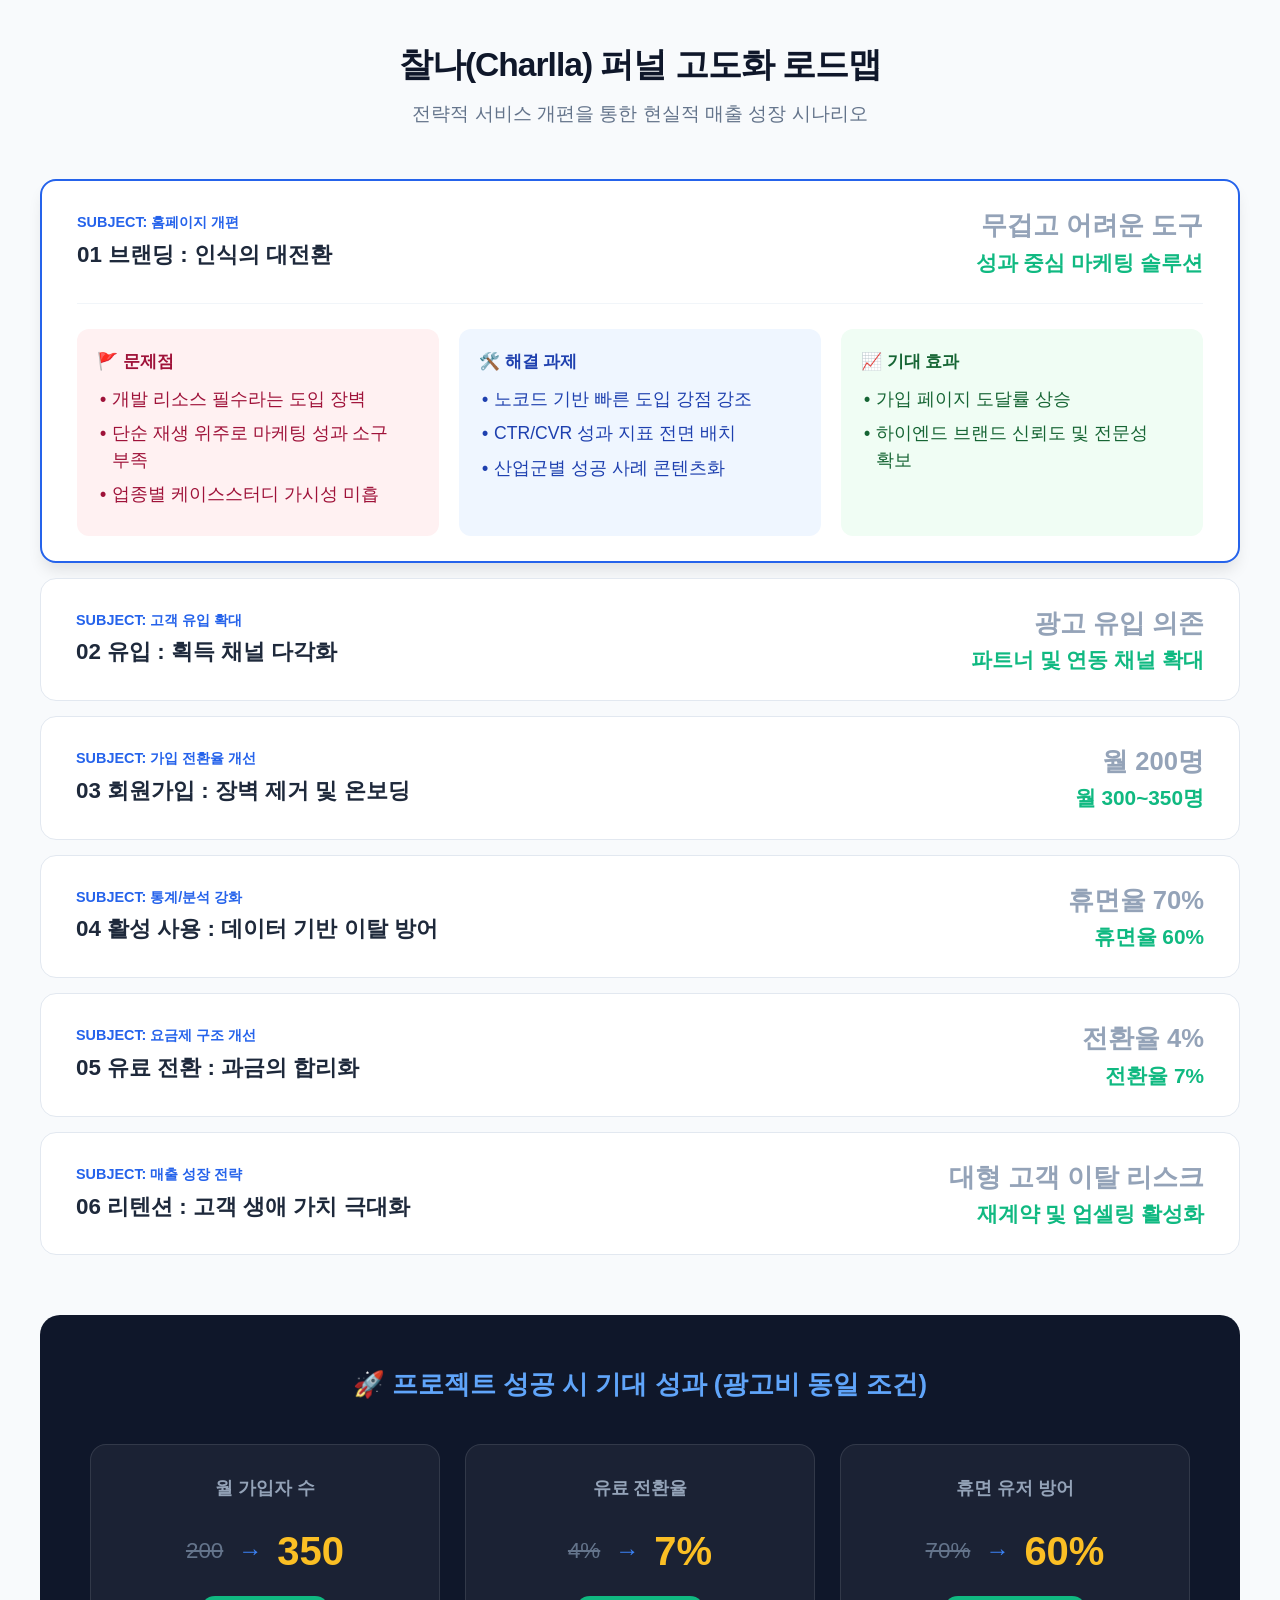
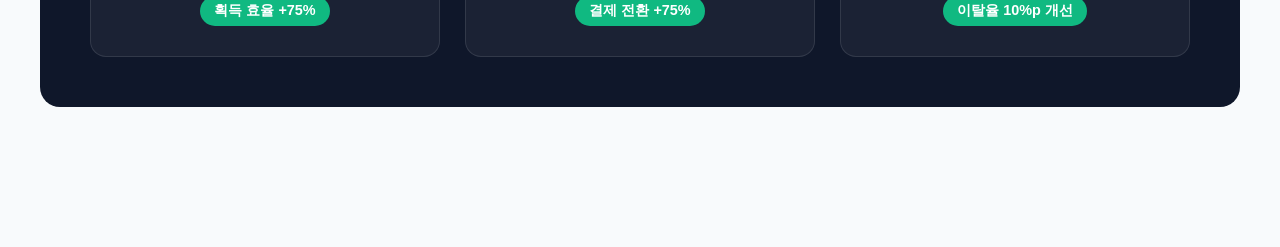
<file: charlla_plan/index.html>
<!DOCTYPE html>
<html lang="ko">
<head>
    <meta charset="UTF-8">
    <meta name="viewport" content="width=device-width, initial-scale=1.0">
    <title>찰나(Charlla) 비즈니스 성장 로드맵!</title>
    <style>
        :root {
            --primary: #2563eb;
            --secondary: #10b981;
            --accent: #fbbf24;
            --bg: #f8fafc;
            --card: #ffffff;
            --dark: #0f172a;
        }
        body { 
            font-family: 'Pretendard', -apple-system, sans-serif; 
            background: var(--bg); 
            margin: 0; 
            padding: 40px; 
            color: #334155; 
            font-size: 1.1rem; 
            line-height: 1.5; 
            word-break: keep-all;
        }
        .container { max-width: 1200px; margin: 0 auto; }
        header { text-align: center; margin-bottom: 50px; }
        .header-title { font-size: 2.1rem; font-weight: 800; color: #0f172a; letter-spacing: -1px; margin-bottom: 10px; }
        .header-subtitle { color: #64748b; font-size: 1.2rem; font-weight: 500; }

        .funnel-container { display: flex; flex-direction: column; gap: 15px; }
        
        .step { 
            background: var(--card); border: 1px solid #e2e8f0; border-radius: 16px; 
            padding: 25px 35px; cursor: pointer; transition: all 0.2s ease;
        }
        .step:hover { border-color: var(--primary); transform: translateY(-2px); }
        
        .step-header { display: flex; justify-content: space-between; align-items: center; }
        .step-title { font-size: 1.4rem; font-weight: 800; color: #1e293b; }
        .step-title small { display: block; font-size: 0.9rem; color: var(--primary); font-weight: 600; margin-bottom: 4px; text-transform: uppercase; }
        
        .status-badge { text-align: right; }
        .current-val { display: block; font-size: 1.6rem; font-weight: 800; color: #94a3b8; }
        .expect-val { display: block; font-size: 1.3rem; font-weight: 800; color: var(--secondary); margin-top: 2px; }

        .content { 
            max-height: 0;
            overflow: hidden;
            transition: max-height 0.4s ease, opacity 0.3s ease;
            opacity: 0;
            display: grid; 
            grid-template-columns: repeat(3, 1fr); 
            gap: 20px; 
        }
        
        .step.active { border-color: var(--primary); border-width: 2px; box-shadow: 0 10px 15px -3px rgba(0,0,0,0.1); }
        .step.active .content { 
            max-height: 1000px;
            opacity: 1;
            margin-top: 25px; 
            padding-top: 25px; 
            border-top: 1px solid #f1f5f9; 
        }
        
        .box { padding: 20px; border-radius: 12px; }
        .box-title { font-weight: 800; margin-bottom: 12px; display: flex; align-items: center; gap: 6px; font-size: 1.05rem; }
        .problem { background: #fff1f2; color: #9f1239; }
        .solution { background: #eff6ff; color: #1e40af; }
        .effect { background: #f0fdf4; color: #166534; }

        ul { margin: 0; padding-left: 15px; list-style-type: none; }
        li { margin-bottom: 8px; position: relative; }
        li::before { content: "•"; position: absolute; left: -12px; font-weight: bold; }

        .forecast-container {
            margin-top: 60px; background: var(--dark); border-radius: 20px; padding: 50px; color: white; margin-bottom: 100px;
        }
        .forecast-header { text-align: center; margin-bottom: 40px; font-size: 1.6rem; font-weight: 800; color: #60a5fa; }
        .forecast-grid { display: grid; grid-template-columns: repeat(3, 1fr); gap: 25px; }
        .forecast-card { background: rgba(255, 255, 255, 0.05); border: 1px solid rgba(255, 255, 255, 0.1); border-radius: 16px; padding: 30px; text-align: center; }
        .forecast-label { display: block; font-size: 1.1rem; color: #94a3b8; margin-bottom: 20px; font-weight: 600; }
        .val-group { display: flex; align-items: center; justify-content: center; gap: 15px; }
        .val-as-is { font-size: 1.4rem; color: #64748b; text-decoration: line-through; }
        .val-arrow { color: #3b82f6; font-size: 1.5rem; }
        .val-to-be { font-size: 2.5rem; font-weight: 900; color: #fbbf24; }
        .growth-tag { display: inline-block; margin-top: 15px; padding: 4px 14px; background: var(--secondary); border-radius: 20px; font-size: 0.9rem; font-weight: 700; }

        #topBtn {
            display: none; position: fixed; bottom: 40px; right: 40px; z-index: 99;
            border: none; background-color: var(--primary); color: white; cursor: pointer;
            width: 55px; height: 55px; border-radius: 50%; font-size: 14px; font-weight: 800;
            box-shadow: 0 4px 12px rgba(37, 99, 235, 0.3);
        }
    </style>
</head>
<body>

<div class="container">
    <header>
        <div class="header-title">찰나(Charlla) 퍼널 고도화 로드맵</div>
        <div class="header-subtitle">전략적 서비스 개편을 통한 현실적 매출 성장 시나리오</div>
    </header>

    <div class="funnel-container">
        <div class="step active" onclick="toggleStep(this)">
            <div class="step-header">
                <div class="step-title">
                    <small>Subject: 홈페이지 개편</small>
                    01 브랜딩 : 인식의 대전환
                </div>
                <div class="status-badge">
                    <span class="current-val">무겁고 어려운 도구</span>
                    <span class="expect-val">성과 중심 마케팅 솔루션</span>
                </div>
            </div>
            <div class="content">
                <div class="box problem">
                    <span class="box-title">🚩 문제점</span>
                    <ul>
                        <li>개발 리소스 필수라는 도입 장벽</li>
                        <li>단순 재생 위주로 마케팅 성과 소구 부족</li>
                        <li>업종별 케이스스터디 가시성 미흡</li>
                    </ul>
                </div>
                <div class="box solution">
                    <span class="box-title">🛠️ 해결 과제</span>
                    <ul>
                        <li>노코드 기반 빠른 도입 강점 강조</li>
                        <li>CTR/CVR 성과 지표 전면 배치</li>
                        <li>산업군별 성공 사례 콘텐츠화</li>
                    </ul>
                </div>
                <div class="box effect">
                    <span class="box-title">📈 기대 효과</span>
                    <ul>
                        <li>가입 페이지 도달률 상승</li>
                        <li>하이엔드 브랜드 신뢰도 및 전문성 확보</li>
                    </ul>
                </div>
            </div>
        </div>

        <div class="step" onclick="toggleStep(this)">
            <div class="step-header">
                <div class="step-title">
                    <small>Subject: 고객 유입 확대</small>
                    02 유입 : 획득 채널 다각화
                </div>
                <div class="status-badge">
                    <span class="current-val">광고 유입 의존</span>
                    <span class="expect-val">파트너 및 연동 채널 확대</span>
                </div>
            </div>
            <div class="content">
                <div class="box problem">
                    <span class="box-title">🚩 문제점</span>
                    <ul>
                        <li>호스팅 플랫폼 연동 범위 제한</li>
                        <li>단순 정산 구조로 파트너 영업 동기 약화</li>
                        <li>이탈 고객 재유입 채널 부재</li>
                    </ul>
                </div>
                <div class="box solution">
                    <span class="box-title">🛠️ 해결 과제</span>
                    <ul>
                        <li>아임웹 등 플랫폼 연동 범위 확대</li>
                        <li>파트너 인센티브 구조 고도화</li>
                        <li>카카오 채널을 통한 성공사례 홍보</li>
                    </ul>
                </div>
                <div class="box effect">
                    <span class="box-title">📈 기대 효과</span>
                    <ul>
                        <li>유효 가입자 품질 향상</li>
                        <li>에이전시 추천 기반 유입 증대</li>
                    </ul>
                </div>
            </div>
        </div>

        <div class="step" onclick="toggleStep(this)">
            <div class="step-header">
                <div class="step-title">
                    <small>Subject: 가입 전환율 개선</small>
                    03 회원가입 : 장벽 제거 및 온보딩
                </div>
                <div class="status-badge">
                    <span class="current-val">월 200명</span>
                    <span class="expect-val">월 300~350명</span>
                </div>
            </div>
            <div class="content">
                <div class="box problem">
                    <span class="box-title">🚩 문제점</span>
                    <ul>
                        <li>가입 전 체험 기회 부재로 인한 심리적 장벽</li>
                        <li>간편 로그인 미지원으로 인한 절차적 이탈</li>
                        <li>가입 직후 가이드 부재로 인한 방치</li>
                    </ul>
                </div>
                <div class="box solution">
                    <span class="box-title">🛠️ 해결 과제</span>
                    <ul>
                        <li>가입 전 체험 가능한 데모 페이지 제공</li>
                        <li>카카오 간편가입 및 계정 연동</li>
                        <li>플레이어별 맞춤 온보딩 튜토리얼</li>
                    </ul>
                </div>
                <div class="box effect">
                    <span class="box-title">📈 기대 효과</span>
                    <ul>
                        <li>가입 완료율 대폭 개선</li>
                        <li>CRM용 고객 채널 즉시 확보</li>
                    </ul>
                </div>
            </div>
        </div>

        <div class="step" onclick="toggleStep(this)">
            <div class="step-header">
                <div class="step-title">
                    <small>Subject: 통계/분석 강화</small>
                    04 활성 사용 : 데이터 기반 이탈 방어
                </div>
                <div class="status-badge">
                    <span class="current-val">휴면율 70%</span>
                    <span class="expect-val">휴면율 60%</span>
                </div>
            </div>
            <div class="content">
                <div class="box problem">
                    <span class="box-title">🚩 문제점</span>
                    <ul>
                        <li>실시간 사용량 확인 불가로 과금 공포 상존</li>
                        <li>첫 영상 업로드 전 높은 허들 발생</li>
                        <li>이탈 전 고객 시그널 포착 불가</li>
                    </ul>
                </div>
                <div class="box solution">
                    <span class="box-title">🛠️ 해결 과제</span>
                    <ul>
                        <li>대시보드 강화 및 로드수 실시간 안내</li>
                        <li>사용량 리포트 자동 발송(이메일/톡)</li>
                        <li>AI 기반 노코드 코드 생성 지원</li>
                    </ul>
                </div>
                <div class="box effect">
                    <span class="box-title">📈 기대 효과</span>
                    <ul>
                        <li>유저의 첫 성공 경험(Aha-moment) 유도</li>
                        <li>과금 불안 해소를 통한 리텐션 강화</li>
                    </ul>
                </div>
            </div>
        </div>

        <div class="step" onclick="toggleStep(this)">
            <div class="step-header">
                <div class="step-title">
                    <small>Subject: 요금제 구조 개선</small>
                    05 유료 전환 : 과금의 합리화
                </div>
                <div class="status-badge">
                    <span class="current-val">전환율 4%</span>
                    <span class="expect-val">전환율 7%</span>
                </div>
            </div>
            <div class="content">
                <div class="box problem">
                    <span class="box-title">🚩 문제점</span>
                    <ul>
                        <li>로드수 초과금에 대한 심리적 거부감</li>
                        <li>최적 플랜 선택 가이드 부족</li>
                        <li>유료 전환 시점의 결정적 오퍼 부재</li>
                    </ul>
                </div>
                <div class="box solution">
                    <span class="box-title">🛠️ 해결 과제</span>
                    <ul>
                        <li>크레딧(벌크) 제도를 통한 예측 가능 과금</li>
                        <li>페이지뷰 기반 맞춤형 요금 계산기 도입</li>
                        <li>할인 쿠폰 발행 프로모션 시나리오</li>
                    </ul>
                </div>
                <div class="box effect">
                    <span class="box-title">📈 기대 효과</span>
                    <ul>
                        <li>결제 심리 장벽 해소</li>
                        <li>엔터프라이즈 및 선결제 전환 촉진</li>
                    </ul>
                </div>
            </div>
        </div>

        <div class="step" onclick="toggleStep(this)">
            <div class="step-header">
                <div class="step-title">
                    <small>Subject: 매출 성장 전략</small>
                    06 리텐션 : 고객 생애 가치 극대화
                </div>
                <div class="status-badge">
                    <span class="current-val">대형 고객 이탈 리스크</span>
                    <span class="expect-val">재계약 및 업셀링 활성화</span>
                </div>
            </div>
            <div class="content">
                <div class="box problem">
                    <span class="box-title">🚩 문제점</span>
                    <ul>
                        <li>대형 브랜드 이탈 신호 사전 감지 불가</li>
                        <li>Lite 유저 대상 업그레이드 제안 부족</li>
                        <li>장기 선결제 고객 보상 체계 미비</li>
                    </ul>
                </div>
                <div class="box solution">
                    <span class="box-title">🛠️ 해결 과제</span>
                    <ul>
                        <li>해지 전 신호 감지 알림 및 예방 체계</li>
                        <li>Lite 6개월 이상 고객 업그레이드 캠페인</li>
                        <li>연간 선결제 추가 할인 제도(10~15%)</li>
                    </ul>
                </div>
                <div class="box effect">
                    <span class="box-title">📈 기대 효과</span>
                    <ul>
                        <li>VIP 브랜드 이탈 최소화</li>
                        <li>안정적인 선수금 및 매출 하방 경직성 확보</li>
                    </ul>
                </div>
            </div>
        </div>
    </div>

    <div class="forecast-container">
        <div class="forecast-header">🚀 프로젝트 성공 시 기대 성과 (광고비 동일 조건)</div>
        <div class="forecast-grid">
            <div class="forecast-card">
                <span class="forecast-label">월 가입자 수</span>
                <div class="val-group">
                    <span class="val-as-is">200</span>
                    <span class="val-arrow">→</span>
                    <span class="val-to-be">350</span>
                </div>
                <div class="growth-tag">획득 효율 +75%</div>
            </div>
            <div class="forecast-card">
                <span class="forecast-label">유료 전환율</span>
                <div class="val-group">
                    <span class="val-as-is">4%</span>
                    <span class="val-arrow">→</span>
                    <span class="val-to-be">7%</span>
                </div>
                <div class="growth-tag">결제 전환 +75%</div>
            </div>
            <div class="forecast-card">
                <span class="forecast-label">휴면 유저 방어</span>
                <div class="val-group">
                    <span class="val-as-is">70%</span>
                    <span class="val-arrow">→</span>
                    <span class="val-to-be">60%</span>
                </div>
                <div class="growth-tag">이탈율 10%p 개선</div>
            </div>
        </div>
    </div>
</div>

<button onclick="scrollToTop()" id="topBtn">TOP</button>

<script>
    function toggleStep(element) {
        document.querySelectorAll('.step').forEach(step => { if (step !== element) step.classList.remove('active'); });
        element.classList.toggle('active');
    }
    window.onscroll = function() {
        const btn = document.getElementById("topBtn");
        btn.style.display = (document.body.scrollTop > 300 || document.documentElement.scrollTop > 300) ? "block" : "none";
    };
    function scrollToTop() { window.scrollTo({ top: 0, behavior: 'smooth' }); }
</script>

</body>
</html>
</file>
